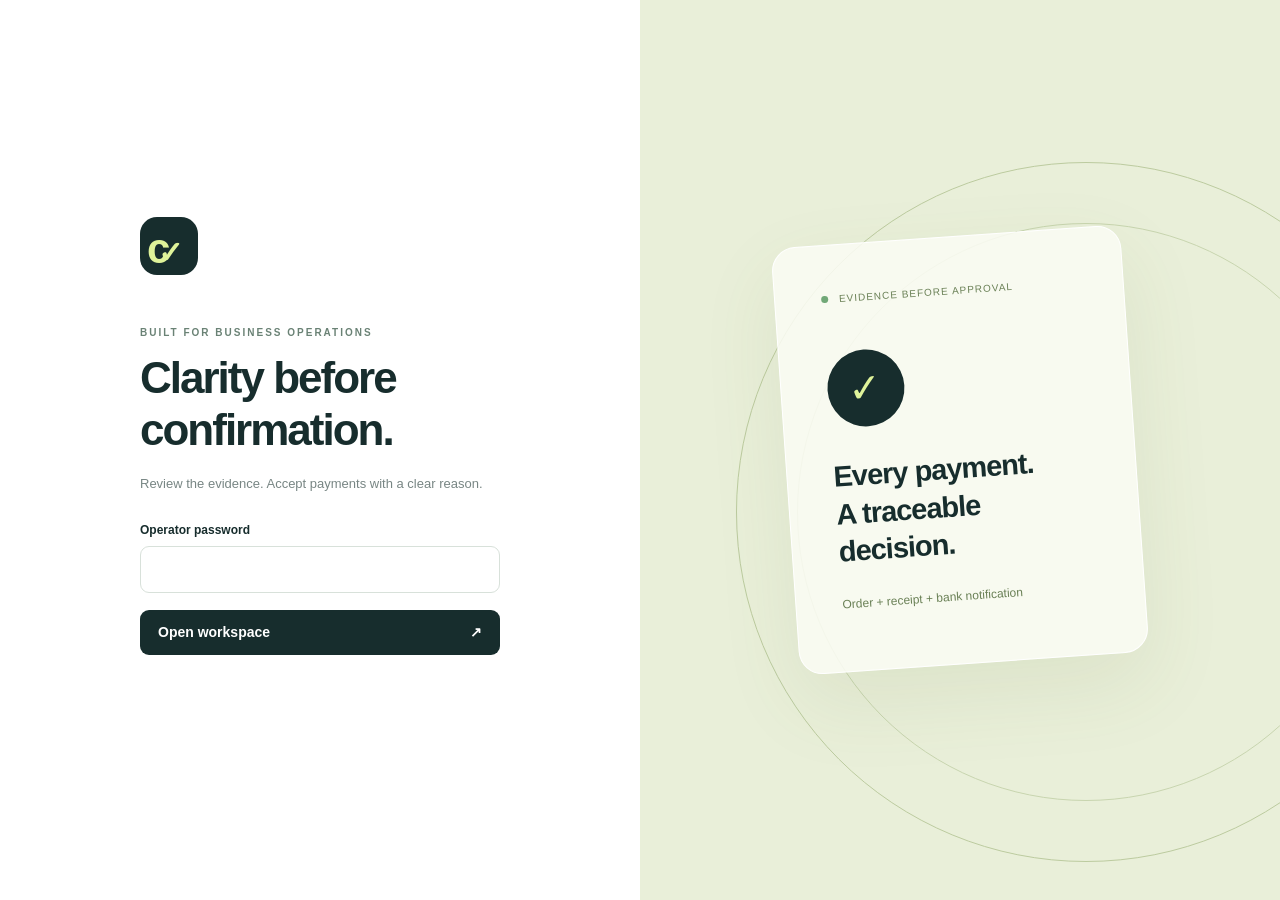
<file: update-backups/v2-20260929-161549/static/index.html>
<!doctype html>
<html lang="en"><head><meta charset="utf-8"><meta name="viewport" content="width=device-width,initial-scale=1"><title>ClearPay — Payment review</title><link rel="stylesheet" href="/static/style.css"></head>
<body>
<section id="login" class="login-wrap"><form id="login-form" class="login-card"><div class="brandmark">c<span>✓</span></div><p class="eyebrow">BUILT FOR BUSINESS OPERATIONS</p><h1>Clarity before<br>confirmation.</h1><p class="muted">Review the evidence. Accept payments with a clear reason.</p><label for="password">Operator password</label><input id="password" type="password" required autocomplete="current-password"><button class="primary" type="submit">Open workspace <span>↗</span></button><p id="login-hint" class="small muted"></p><p id="login-error" role="alert"></p></form><div class="login-art"><div class="orbit"></div><div class="floating-card"><span class="dot"></span> EVIDENCE BEFORE APPROVAL<div class="big-check">✓</div><h2>Every payment.<br>A traceable decision.</h2><p>Order + receipt + bank notification</p></div></div></section>
<div id="workspace" hidden>
<aside class="sidebar"><a href="/" class="brand"><span class="mini-brand">c✓</span> clearpay<span class="brand-dot">.</span></a><p class="nav-label">WORKSPACE</p><button class="nav active" data-view="payments">▣ <span>Payment review</span><span id="queue-count" class="nav-count">0</span></button><button class="nav" data-view="orders">▤ <span>Orders</span></button><button class="nav" data-view="bank">↙ <span>Bank inbox</span></button><div class="sidebar-bottom"><div class="trust-card"><span class="dot"></span><strong>Evidence-led decisions</strong><p>Missing evidence stays in review. Amount alone never proves ownership.</p></div><button id="logout" class="profile"><span class="avatar">OP</span><span>Business operator<small>Sign out ↗</small></span></button></div></aside>
<main><header class="topbar"><span>Workspace <span class="slash">/</span> <strong id="breadcrumb">Payment review</strong></span><span class="local-badge">● Local processing</span></header>
<div class="page"><div id="demo-banner" class="demo-banner" hidden><strong>DEMO WORKSPACE</strong><span>Synthetic bank evidence. No real money is verified here.</span><button id="seed">Load demo scenarios ↗</button></div>
<div class="heading"><div><p class="eyebrow">PAYMENT OPERATIONS</p><h1 id="page-title">Your payments, in focus.</h1><p id="page-description" class="muted">A clear view of what is verified — and what needs a closer look.</p></div><div class="heading-actions"><button id="refresh" class="secondary">↻ Refresh</button><button id="open-submit" class="primary">＋ Review a payment</button></div></div>
<section class="stats" aria-label="Payment summary"><div class="stat"><p>Total submissions <span>↗</span></p><strong id="stat-total">0</strong><small>All evidence received</small></div><div class="stat green"><p>Approved <span>✓</span></p><strong id="stat-approved">0</strong><small>Corroborated & allocated</small></div><div class="stat amber"><p>Needs verification <span>◷</span></p><strong id="stat-pending">0</strong><small>Keep fulfilment on hold</small></div><div class="stat red"><p>Rejected <span>⊘</span></p><strong id="stat-rejected">0</strong><small>Incorrect or reused evidence</small></div></section>
<section id="payments-view" class="panel"><div class="panel-top"><div><h2>Payment inbox <span id="result-count" class="count">0</span></h2><p class="muted small">Select a payment to inspect the evidence trail.</p></div><input id="search" class="search" type="search" placeholder="Search customer, order or reference…" aria-label="Search payments"></div><div class="tabs" role="group" aria-label="Filter decisions"><button class="tab active" data-filter="ALL">All payments</button><button class="tab" data-filter="NEEDS VERIFICATION">Needs verification</button><button class="tab" data-filter="APPROVED">Approved</button><button class="tab" data-filter="REJECTED">Rejected</button></div><div class="table-wrap"><table><thead><tr><th>Customer / order</th><th>Payment</th><th>Decision</th><th>Evidence summary</th><th>Received</th><th></th></tr></thead><tbody id="payments-body"></tbody></table></div><div id="empty" class="empty" hidden><div>↙</div><h3>No payments here yet</h3><p>Upload a slip or load the clearly labelled demo scenarios.</p></div></section>
<section id="orders-view" class="panel" hidden><div class="panel-top"><div><h2>Orders & payment codes</h2><p class="muted small">Ask the customer to include the unique code in the transfer memo.</p></div><button id="open-order" class="primary">＋ New order</button></div><div id="orders-grid" class="cards-grid"></div></section>
<section id="bank-view" class="panel" hidden><div class="panel-top"><div><h2>Bank evidence inbox</h2><p class="muted small">Signed gateway notifications. Unknown formats stay unverified.</p></div><button id="open-sms" class="secondary">Simulate bank SMS</button></div><div id="sms-list" class="cards-grid"></div></section>
<footer><span>ClearPay · Verification workspace</span><span>Local OCR · No per-image AI API calls · Policy v1.0</span></footer></div></main></div>
<dialog id="detail" class="detail-dialog"><div class="drawer-head"><div><p class="eyebrow">EVIDENCE REVIEW</p><h2 id="detail-title"></h2></div><button class="icon close" aria-label="Close payment details">×</button></div><div id="detail-body"></div></dialog>
<dialog id="submit-dialog"><form id="submit-form"><div class="modal-head"><div><p class="eyebrow">NEW SUBMISSION</p><h2>Review a payment</h2></div><button type="button" class="icon close" aria-label="Close">×</button></div><label for="order-select">Order</label><select id="order-select" required></select><label for="slip-file">Payment slip</label><div class="upload-zone"><span>↥</span><strong>Upload the complete receipt</strong><p>PNG, JPEG or WebP · Up to 6 MB</p><input id="slip-file" type="file" accept="image/png,image/jpeg,image/webp" required></div><p class="hint">Local OCR reads the image. A receipt alone can never approve a payment.</p><button type="submit" class="primary full">Read image & verify</button><p class="form-status" role="status"></p></form></dialog>
<dialog id="order-dialog"><form id="order-form"><div class="modal-head"><h2>Create an order</h2><button type="button" class="icon close" aria-label="Close">×</button></div><label for="customer">Customer name</label><input id="customer" required minlength="2" maxlength="100"><label for="amount">Amount due (LKR)</label><input id="amount" type="number" min="0.01" max="100000000" step="0.01" required><p class="hint">A unique payment code is generated by the server. The receiving account is set by the business.</p><button class="primary full">Create order</button><p class="form-status" role="status"></p></form></dialog>
<dialog id="sms-dialog"><form id="sms-form"><div class="modal-head"><div><p class="eyebrow">DEMO ONLY</p><h2>Simulate bank SMS</h2></div><button type="button" class="icon close" aria-label="Close">×</button></div><p class="hint">This simulates an authenticated business phone. Real integrations use the signed gateway endpoint.</p><label for="sms-text">Notification text</label><textarea id="sms-text" rows="7" required placeholder="Credited LKR 25,000.00 to A/C 1234567890; Ref TX839206; Date 2026-09-29T09:30:00+00:00; Memo PAY-DEMO000006"></textarea><button class="primary full">Receive SMS & recheck pending</button><p class="form-status" role="status"></p></form></dialog>
<div id="toast" class="toast" role="status" hidden></div><script src="/static/app.js" defer></script></body></html>
</file>
<file: static/style.css>
@import url('/static/fonts.css');
:root{--ink:#172d2d;--muted:#788684;--line:#e5ebe7;--bg:#f6f8f5;--green:#27755f;--lime:#dff39a;--amber:#ab7429;--red:#b95b54}*{box-sizing:border-box}body{margin:0;font:14px/1.5 'Segoe UI',Arial,sans-serif;color:var(--ink);background:var(--bg)}button,input,select,textarea{font:inherit}button{cursor:pointer}button:disabled{opacity:.55;cursor:wait}a{color:inherit;text-decoration:none}button,input,textarea,select{border-radius:9px}button{border:0;transition:background .15s,transform .15s}button:hover{filter:brightness(.97)}button:focus-visible,a:focus-visible{outline:3px solid #74a698;outline-offset:3px}input,select,textarea{border:1px solid #d8e1da;background:white;padding:12px;color:var(--ink);width:100%;outline:none}input:focus,textarea:focus,select:focus{border-color:var(--green);box-shadow:0 0 0 3px #27755f13}label{display:block;font-weight:600;margin:18px 0 7px}h1,h2,h3,p{margin-top:0}h1{font-size:32px;letter-spacing:-1px;font-weight:600;line-height:1.18;margin-bottom:10px}h2{font-size:18px;font-weight:600;letter-spacing:-.3px;margin-bottom:4px}h3{font-size:15px;margin-bottom:8px}.muted{color:var(--muted)}.small{font-size:12px}.eyebrow{font-size:10px;letter-spacing:2px;font-weight:700;color:#6a8275;margin-bottom:12px}.primary,.secondary{display:inline-flex;align-items:center;justify-content:center;gap:12px;padding:12px 18px;font-weight:600;white-space:nowrap}.primary{background:var(--ink);color:white}.secondary{background:white;border:1px solid #dce4dc;color:var(--ink)}.full{width:100%}.sidebar{position:fixed;left:0;top:0;bottom:0;width:238px;border-right:1px solid var(--line);background:#fff;padding:34px 22px;display:flex;flex-direction:column}.brand{font-size:28px;font-weight:700;letter-spacing:-1.2px;display:flex;align-items:center;margin-bottom:49px;gap:9px}.brand-dot{color:#87aa56;margin-left:-8px}.mini-brand{background:var(--ink);color:var(--lime);font-size:20px;letter-spacing:-3px;border-radius:10px;padding:1px 10px 6px 6px}.nav-label{font-size:9px;letter-spacing:2px;color:#97a29b;margin-left:14px;font-weight:700;margin-bottom:14px}.nav{display:flex;align-items:center;gap:12px;background:transparent;color:#78867f;text-align:left;padding:13px;margin-bottom:7px;font-weight:500}.nav.active{color:var(--ink);background:#edf3e9}.nav-count{font-size:10px;background:#dbe6d1;border-radius:5px;padding:2px 7px;margin-left:auto}.sidebar-bottom{margin-top:auto}.trust-card{border:1px solid var(--line);border-radius:12px;padding:16px 13px;background:#fafbf8}.trust-card strong{font-size:11px}.trust-card p{font-size:11px;color:#8b958d;line-height:1.7;margin:10px 0 0}.dot{display:inline-block;width:7px;height:7px;background:#71a877;border-radius:50%;margin-right:7px}.profile{background:none;display:flex;align-items:center;gap:10px;text-align:left;margin-top:22px;padding:6px;font-size:11px}.profile small{display:block;color:#98a195;margin-top:2px}.avatar{border-radius:50%;width:34px;height:34px;background:#edf1e6;display:inline-flex;align-items:center;justify-content:center;font-size:11px;color:#587154;flex-shrink:0}main{margin-left:238px}.topbar{height:82px;background:white;border-bottom:1px solid var(--line);display:flex;align-items:center;justify-content:space-between;padding:0 40px;color:#909a95;font-size:12px}.topbar strong{color:#4b5b54;font-weight:500}.slash{padding:0 12px;color:#c5ccc7}.local-badge{font-size:10px;color:#69876e;background:#f5f8ef;border:1px solid #e7eddd;padding:6px 11px;border-radius:20px}.page{max-width:1600px;margin:auto;padding:30px 40px}.demo-banner{display:flex;align-items:center;gap:15px;border:1px solid #e0e8d2;background:#f0f5e7;border-radius:8px;padding:10px 13px;font-size:11px;color:#6c7957;margin-bottom:30px}.demo-banner strong{font-size:9px;letter-spacing:1px}.demo-banner button{margin-left:auto;background:none;color:#466036;font-size:11px;font-weight:600}.heading{display:flex;align-items:center;justify-content:space-between;gap:16px;margin-bottom:28px}.heading .muted{font-size:12px;margin-bottom:0}.heading-actions{display:flex;gap:9px}.heading-actions button{font-size:11px}.stats{display:grid;grid-template-columns:repeat(4,1fr);gap:16px;margin-bottom:30px}.stat{padding:19px 22px;background:white;border:1px solid var(--line);border-radius:12px}.stat p{font-size:11px;color:#78867c;display:flex;justify-content:space-between;margin-bottom:15px}.stat p span{font-size:16px;color:#7f947e}.stat strong{display:block;font-size:32px;font-weight:500;line-height:1;margin-bottom:13px;letter-spacing:-1px}.stat small{font-size:10px;color:#97a294}.stat.green strong{color:var(--green)}.stat.amber strong{color:var(--amber)}.stat.red strong{color:var(--red)}.panel{border:1px solid var(--line);border-radius:13px;background:white;overflow:hidden}.panel-top{display:flex;align-items:center;justify-content:space-between;padding:25px 24px 20px;gap:20px}.panel-top p{margin:5px 0 0}.count{font-size:10px;padding:3px 7px;background:#eff3e9;border-radius:5px;vertical-align:middle;margin-left:6px;color:#758365}.search{font-size:11px;max-width:285px;padding:10px 13px}.tabs{display:flex;gap:22px;padding:0 24px;border-bottom:1px solid var(--line)}.tab{background:none;border-radius:0;border-bottom:2px solid transparent;padding:13px 0;color:#94a097;font-size:11px}.tab.active{color:var(--ink);border-color:var(--ink);font-weight:600}.table-wrap{overflow-x:auto}table{width:100%;border-collapse:collapse;text-align:left}th{background:#fafbf8;color:#95a094;font-size:9px;letter-spacing:.7px;text-transform:uppercase;font-weight:600;padding:13px 20px;white-space:nowrap}td{border-top:1px solid #edf0eb;padding:18px 20px;font-size:12px}tbody tr{cursor:pointer}tbody tr:hover{background:#f9fbf6}.person{display:flex;align-items:center;gap:10px}.person strong{display:block;font-weight:500;white-space:nowrap}.sub{display:block;color:#99a397;font-size:10px;margin-top:3px}.badge{display:inline-block;padding:5px 9px;border-radius:6px;font-size:9px;font-weight:600;white-space:nowrap;background:#f7f0dd;color:#9d752e}.badge.approved{background:#eaf4eb;color:#397854}.badge.rejected{background:#f9ece9;color:#b66961}.reason-cell{max-width:240px;color:#7f8b80;font-size:11px}.ref{font-family:Consolas,monospace;font-size:10px}.row-open{background:none;font-size:20px;color:#93a088}.empty{text-align:center;padding:65px 20px;color:#91a08f}.empty div{font-size:30px;margin-bottom:10px}.empty h3{color:#5f745c}.empty p{font-size:12px}footer{display:flex;justify-content:space-between;margin-top:22px;font-size:9px;color:#a4ada0}.cards-grid{display:grid;grid-template-columns:repeat(auto-fit,minmax(260px,1fr));gap:16px;padding:0 24px 24px}.info-card{border:1px solid var(--line);padding:20px;border-radius:10px}.info-card p{font-size:12px}.info-card pre{white-space:pre-wrap;word-break:break-word;font-size:11px}.info-card code{font-size:12px;color:var(--green)}dialog{border:1px solid var(--line);border-radius:15px;width:min(540px,94vw);padding:28px;color:var(--ink);box-shadow:0 20px 100px #18312825}dialog::backdrop{background:#18312866;backdrop-filter:blur(3px)}.modal-head,.drawer-head{display:flex;justify-content:space-between;align-items:flex-start;gap:16px}.icon{font-size:25px;color:#7b8f82;background:#f3f6ef;width:32px;height:32px;line-height:1}.hint{background:#f5f7f1;font-size:12px;color:#788b74;line-height:1.7;padding:13px;border-radius:8px;margin:18px 0}.upload-zone{border:1px dashed #bdcdb4;border-radius:12px;text-align:center;padding:26px 14px;background:#fbfcf8}.upload-zone>span{display:block;font-size:27px;color:var(--green)}.upload-zone strong{font-size:14px}.upload-zone p{font-size:11px;color:#9aa58e}.upload-zone input{font-size:11px;background:white}.form-status{font-size:12px;color:var(--red);margin-top:10px}.detail-dialog{width:min(1080px,96vw);max-height:94vh;padding:28px}.drawer-head{padding-bottom:20px;border-bottom:1px solid var(--line)}.drawer-head h2{font-size:24px}.detail-layout{display:grid;grid-template-columns:1fr 1fr;gap:28px;margin-top:22px}.verdict{border-radius:10px;padding:20px;background:#fcf7eb;border:1px solid #eee4c8;margin-top:20px}.verdict.approved{background:#eff7ef;border-color:#dbe9d8}.verdict.rejected{background:#fcf1ee;border-color:#edd9d2}.verdict h3{font-size:17px;margin:10px 0 6px}.verdict p{font-size:12px;line-height:1.7;margin-bottom:9px}.incident{background:#a33932;color:white;padding:14px;border-radius:7px;font-weight:600;margin-bottom:10px}.detail-section{margin-bottom:24px}.detail-section .eyebrow{margin-bottom:13px}.data-grid{display:grid;grid-template-columns:1fr 1fr;gap:15px}.data-grid dt{font-size:10px;color:#8b9888}.data-grid dd{font-size:12px;margin:3px 0 0;overflow-wrap:anywhere}.receipt{background:#f1f4ed;border-radius:10px;padding:18px}.receipt img{display:block;width:100%;border:1px solid #dfe5d9;border-radius:4px}.receipt small{font-size:10px;color:#8c9986;display:block;margin-top:8px}.detail-section pre{background:#f6f8f3;padding:14px;border-radius:9px;white-space:pre-wrap;font:11px/1.8 Consolas,monospace;overflow-wrap:anywhere}.check{font-size:12px;padding:9px 0;border-bottom:1px solid var(--line)}.check span{display:block;color:#8b9786;font-size:11px;margin-left:17px}.customer-msg{font-size:12px;background:#f0f5e8;border-radius:8px;padding:15px}.audit-item{font-size:10px;border-left:2px solid #dfe8d5;padding:4px 0 10px 12px;margin-bottom:4px;color:#87927f}.audit-item strong{display:block;color:#5e7256;font-weight:600}.audit-item p{white-space:pre-wrap;overflow-wrap:anywhere;margin:4px 0}.detail-actions{display:flex;gap:10px;margin:12px 0}.detail-actions button{font-size:11px}.toast{position:fixed;bottom:25px;left:50%;transform:translateX(-50%);background:#193e31;color:white;border-radius:9px;box-shadow:0 8px 30px #17332233;padding:14px 22px;z-index:10;font-size:12px;max-width:90vw}.login-wrap{min-height:100vh;display:grid;grid-template-columns:1fr 1fr;background:white}.login-card{width:360px;max-width:85%;margin:auto;padding:45px 0}.brandmark{background:var(--ink);color:var(--lime);width:58px;height:58px;border-radius:17px;font-size:42px;font-weight:600;letter-spacing:-12px;padding-left:7px;margin-bottom:50px}.brandmark span{font-size:30px}.login-card h1{font-size:44px;letter-spacing:-2px}.login-card .muted{font-size:13px;margin:18px 0 28px}.login-card .primary{width:100%;justify-content:space-between;margin-top:17px}.login-card label{font-size:12px}.login-card #login-hint{font-size:11px}.login-art{background:#e9efd9;position:relative;overflow:hidden;display:grid;place-items:center}.orbit{position:absolute;width:700px;height:700px;border:1px solid #bccb9f;border-radius:50%;top:18%;left:15%}.orbit:after{content:'';position:absolute;inset:60px;border:1px solid #c8d5af;border-radius:50%}.floating-card{position:relative;background:#fbfcf4dd;border:1px solid white;box-shadow:0 30px 80px #5b733718;border-radius:24px;padding:46px;width:350px;transform:rotate(-4deg);font-size:10px;letter-spacing:1px;color:#6a8056}.big-check{background:var(--ink);color:#dff39a;width:77px;height:77px;border-radius:50%;font-size:40px;text-align:center;line-height:77px;margin:45px 0 30px}.floating-card h2{font-size:29px;line-height:1.3;color:var(--ink);letter-spacing:-1px}.floating-card p{margin-top:24px;letter-spacing:0;font-size:12px}[hidden]{display:none!important}@media(min-width:1600px){td{padding-top:23px;padding-bottom:23px}}@media(max-width:1150px){.sidebar{width:200px;padding:30px 15px}main{margin-left:200px}.page{padding:25px}.topbar{padding:0 25px}.heading{align-items:flex-start;flex-direction:column}.stat{padding:17px}.reason-cell{min-width:180px}.brand{font-size:25px}}@media(max-width:760px){.sidebar{position:static;width:auto;padding:16px;border-bottom:1px solid var(--line);flex-direction:row;gap:8px;align-items:center}.brand{margin:0 auto 0 0;font-size:23px}.sidebar .nav-label,.sidebar-bottom,.nav-count,.mini-brand{display:none}.nav{padding:8px;margin:0;font-size:11px}.nav span{max-width:85px}.topbar{height:55px;padding:0 18px}main{margin:0}.page{padding:20px 16px}.stats{grid-template-columns:1fr 1fr;gap:10px}.demo-banner{flex-wrap:wrap;gap:5px}.demo-banner button{margin-left:0}.heading h1{font-size:28px}.panel-top{padding:20px 15px;flex-wrap:wrap}.search{max-width:100%}.tabs{gap:15px;padding:0 15px;overflow-x:auto;white-space:nowrap}.tab{font-size:10px}th,td{padding:13px}.detail-layout{grid-template-columns:1fr}.detail-dialog{padding:20px}.login-wrap{display:block}.login-card{min-height:100vh;display:flex;flex-direction:column;justify-content:center;padding:50px 0}.login-art{display:none}footer{gap:20px}.stat strong{font-size:29px}.cards-grid{padding:0 15px 20px}}

.import-confirm{display:flex;gap:10px;align-items:flex-start;margin:18px 0}.import-confirm input{width:auto;flex:0 0 auto;margin-top:3px}
</file>
